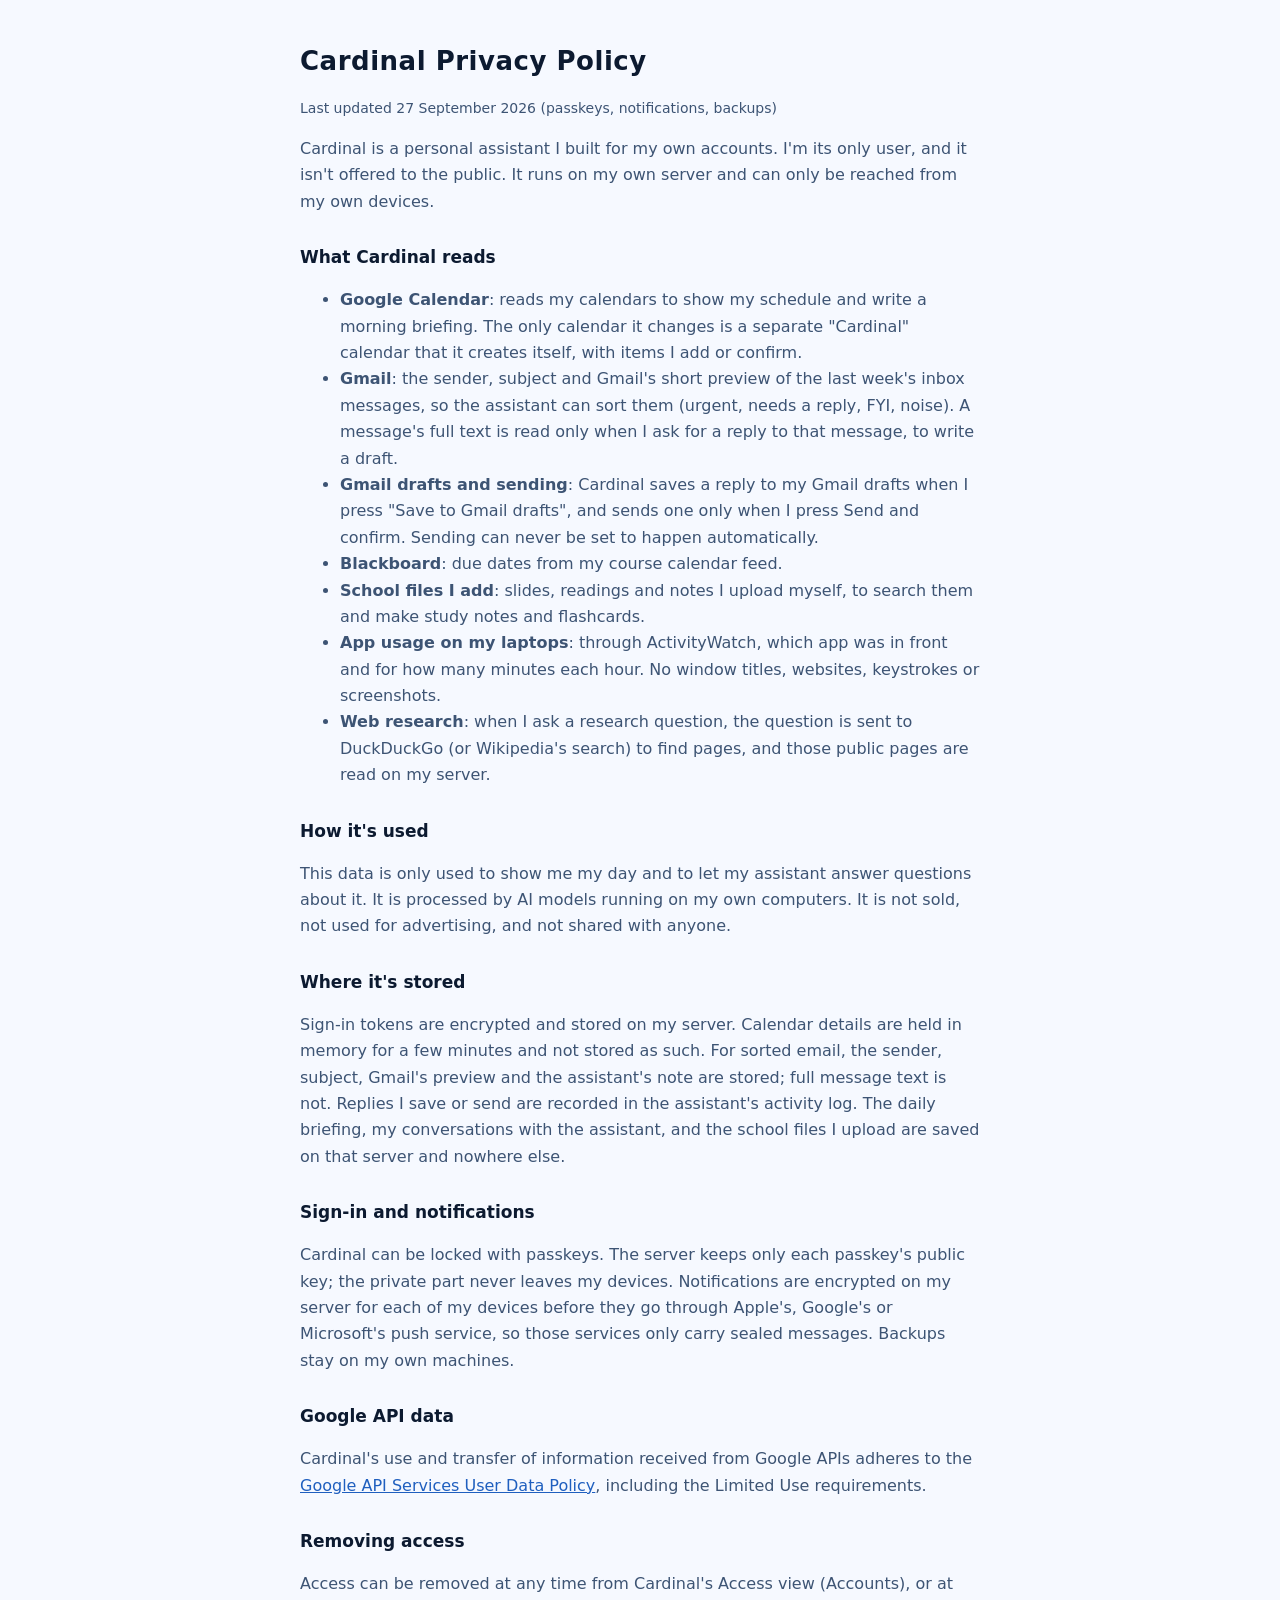
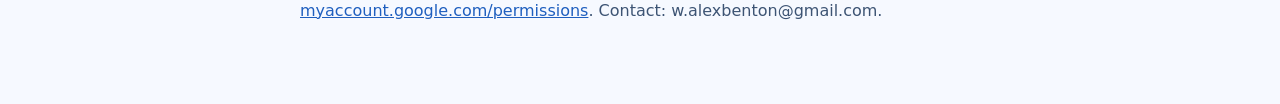
<file: apps/web/privacy.html>
<!doctype html>
<html lang="en">
<head>
  <meta charset="utf-8">
  <meta name="viewport" content="width=device-width, initial-scale=1">
  <title>Cardinal Privacy Policy</title>
  <link rel="icon" href="/icons/icon.svg" type="image/svg+xml">
  <style>
    :root { --bg: #050a14; --text: #dbe8ff; --dim: #a2b8d6; --acc: #6ab0ff; }
    @media (prefers-color-scheme: light) { :root:not([data-theme="dark"]) { --bg: #f6f9ff; --text: #0c1a30; --dim: #3d5474; --acc: #1f5fbf; } }
    body { margin: 0; background: var(--bg); color: var(--text); font: 16px/1.65 system-ui, -apple-system, "Segoe UI", sans-serif; }
    main { max-width: 680px; margin: 0 auto; padding: 40px 16px 64px; }
    h1 { font-size: 26px; margin: 0 0 4px; letter-spacing: .02em; }
    h2 { font-size: 17px; margin: 28px 0 6px; }
    p, li { color: var(--dim); }
    a { color: var(--acc); }
    .updated { font-size: 14px; }
  </style>
</head>
<body>
<main>
  <h1>Cardinal Privacy Policy</h1>
  <p class="updated">Last updated 27 September 2026 (passkeys, notifications, backups)</p>

  <p>Cardinal is a personal assistant I built for my own accounts. I'm its only user, and it isn't offered to the public. It runs on my own server and can only be reached from my own devices.</p>

  <h2>What Cardinal reads</h2>
  <ul>
    <li><b>Google Calendar</b>: reads my calendars to show my schedule and write a morning briefing. The only calendar it changes is a separate "Cardinal" calendar that it creates itself, with items I add or confirm.</li>
    <li><b>Gmail</b>: the sender, subject and Gmail's short preview of the last week's inbox messages, so the assistant can sort them (urgent, needs a reply, FYI, noise). A message's full text is read only when I ask for a reply to that message, to write a draft.</li>
    <li><b>Gmail drafts and sending</b>: Cardinal saves a reply to my Gmail drafts when I press "Save to Gmail drafts", and sends one only when I press Send and confirm. Sending can never be set to happen automatically.</li>
    <li><b>Blackboard</b>: due dates from my course calendar feed.</li>
    <li><b>School files I add</b>: slides, readings and notes I upload myself, to search them and make study notes and flashcards.</li>
    <li><b>App usage on my laptops</b>: through ActivityWatch, which app was in front and for how many minutes each hour. No window titles, websites, keystrokes or screenshots.</li>
    <li><b>Web research</b>: when I ask a research question, the question is sent to DuckDuckGo (or Wikipedia's search) to find pages, and those public pages are read on my server.</li>
  </ul>

  <h2>How it's used</h2>
  <p>This data is only used to show me my day and to let my assistant answer questions about it. It is processed by AI models running on my own computers. It is not sold, not used for advertising, and not shared with anyone.</p>

  <h2>Where it's stored</h2>
  <p>Sign-in tokens are encrypted and stored on my server. Calendar details are held in memory for a few minutes and not stored as such. For sorted email, the sender, subject, Gmail's preview and the assistant's note are stored; full message text is not. Replies I save or send are recorded in the assistant's activity log. The daily briefing, my conversations with the assistant, and the school files I upload are saved on that server and nowhere else.</p>

  <h2>Sign-in and notifications</h2>
  <p>Cardinal can be locked with passkeys. The server keeps only each passkey's public key; the private part never leaves my devices. Notifications are encrypted on my server for each of my devices before they go through Apple's, Google's or Microsoft's push service, so those services only carry sealed messages. Backups stay on my own machines.</p>

  <h2>Google API data</h2>
  <p>Cardinal's use and transfer of information received from Google APIs adheres to the <a href="https://developers.google.com/terms/api-services-user-data-policy">Google API Services User Data Policy</a>, including the Limited Use requirements.</p>

  <h2>Removing access</h2>
  <p>Access can be removed at any time from Cardinal's Access view (Accounts), or at <a href="https://myaccount.google.com/permissions">myaccount.google.com/permissions</a>. Contact: w.alexbenton@gmail.com.</p>
</main>
</body>
</html>
</file>
